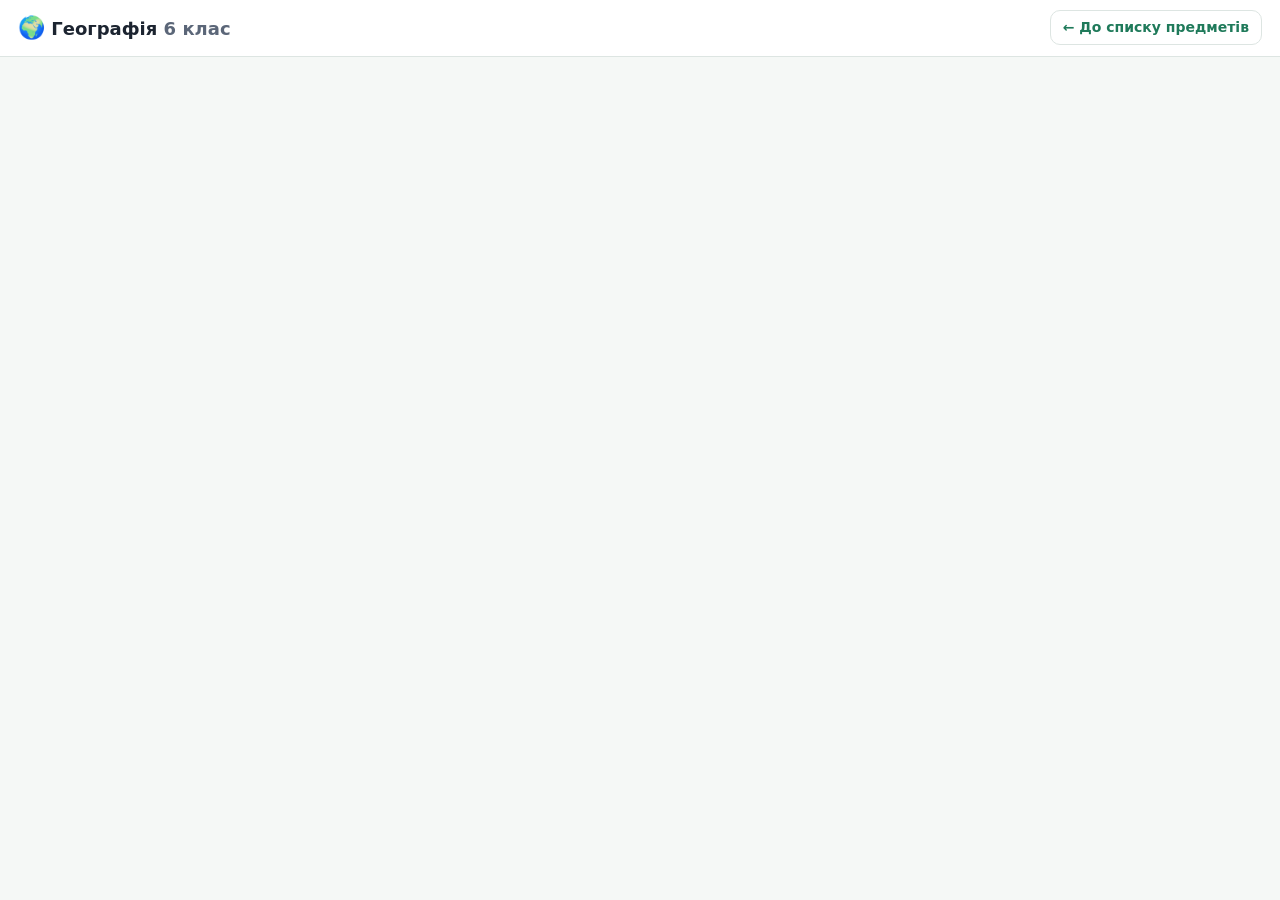
<file: index.html>
<!doctype html>
<html lang="uk">
<head>
  <meta charset="utf-8">
  <!-- Корінь репозиторію = корінь GitHub Pages, а сам конспект лежить у course/.
       Редирект працює і за посиланням, і подвійним кліком по файлу. -->
  <meta http-equiv="refresh" content="0; url=course/index.html">
  <title>Географія 6 клас</title>
  <!-- Іконка вшита в сторінку: інакше браузер сам піде по /favicon.ico і зловить 404. -->
  <link rel="icon" href="data:image/svg+xml,%3Csvg xmlns='http://www.w3.org/2000/svg' viewBox='0 0 100 100'%3E%3Ctext y='.92em' font-size='92'%3E%F0%9F%8C%8D%3C/text%3E%3C/svg%3E">
</head>
<body>
  <a href="course/index.html">Відкрити конспект</a>
</body>
</html>
</file>
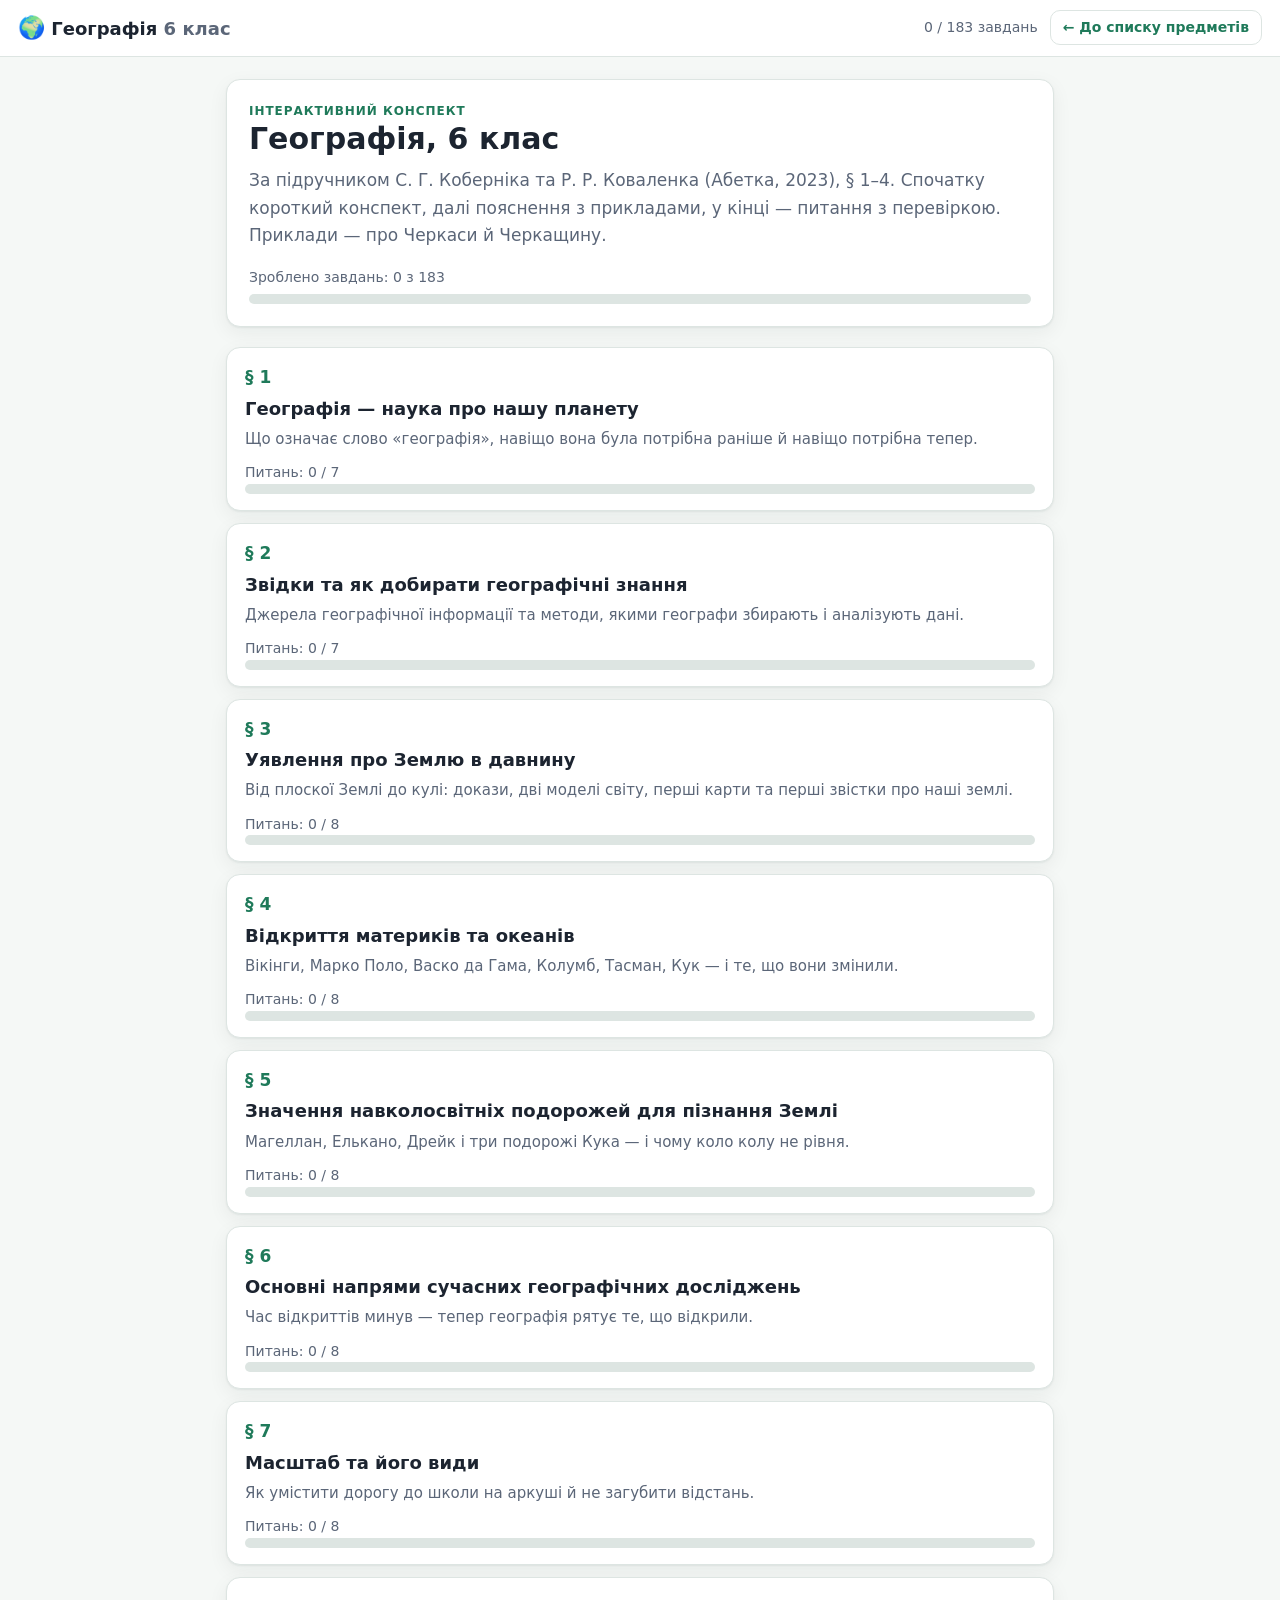
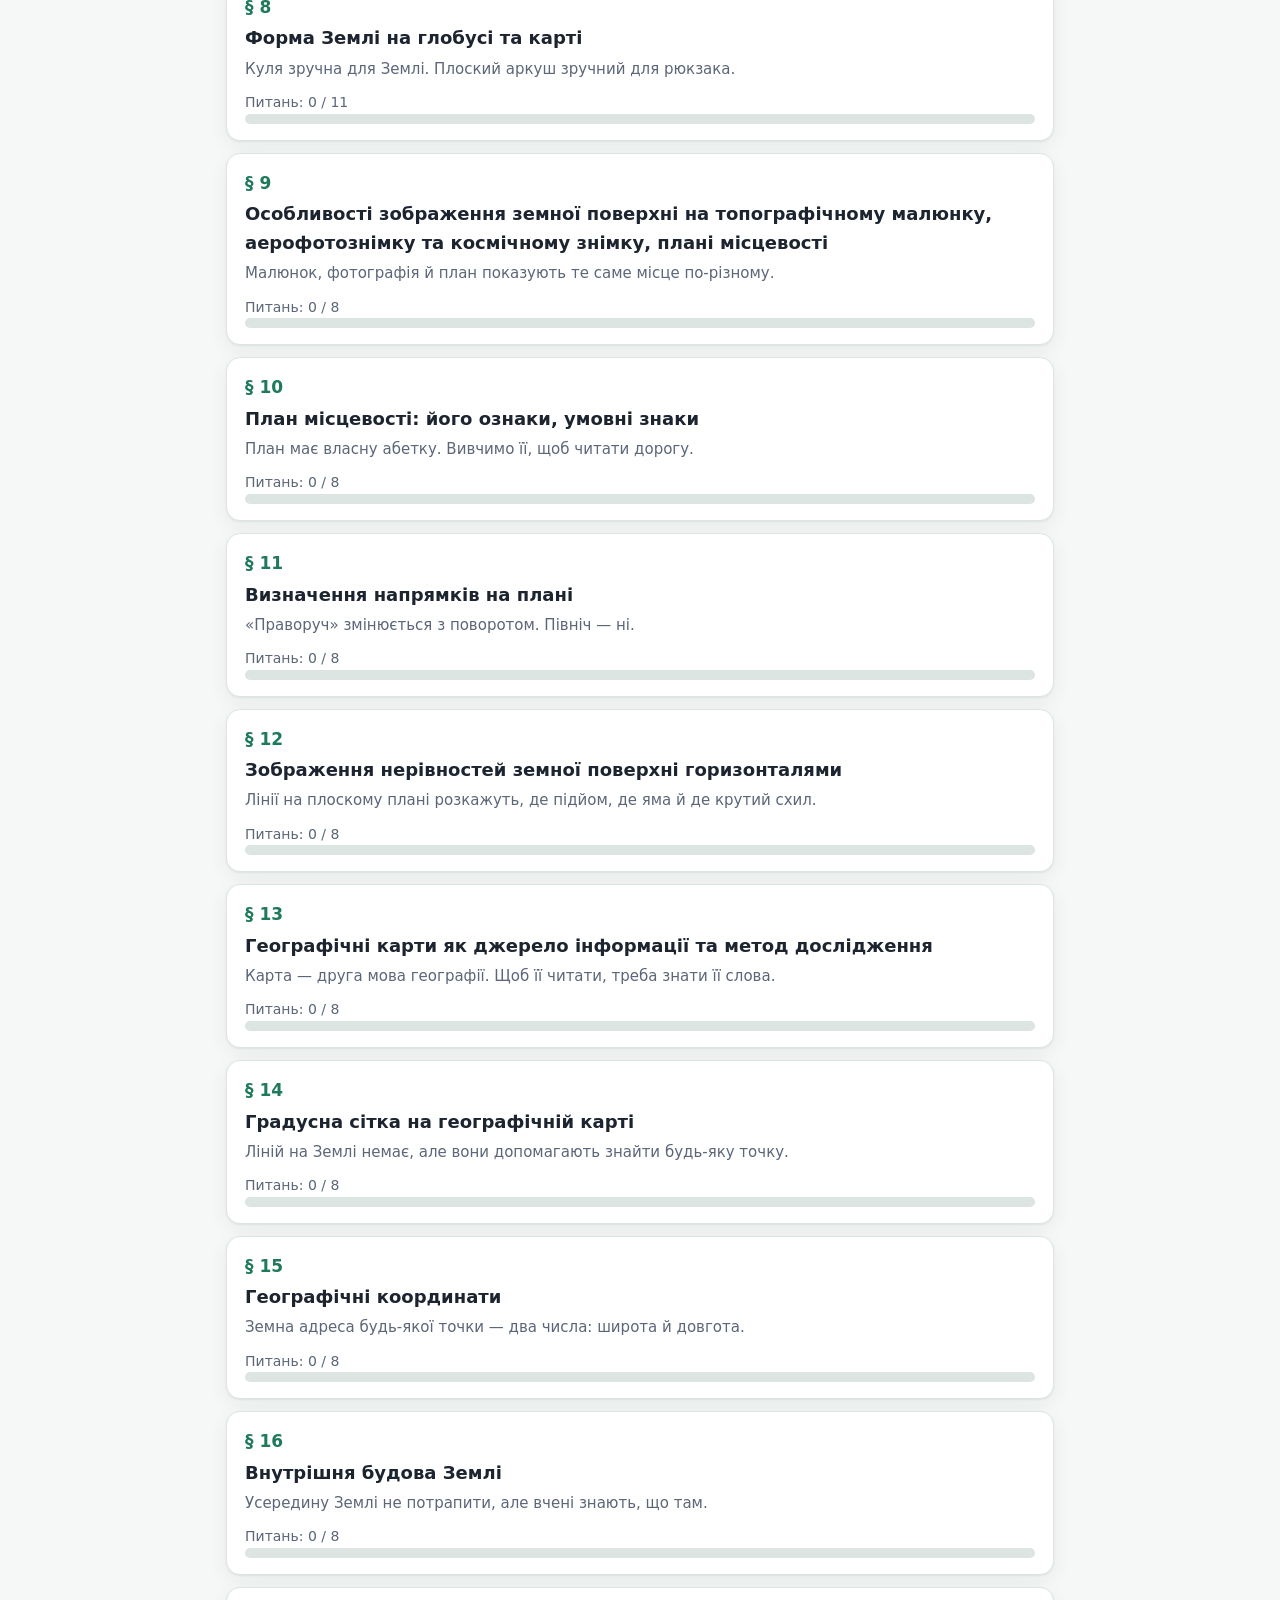
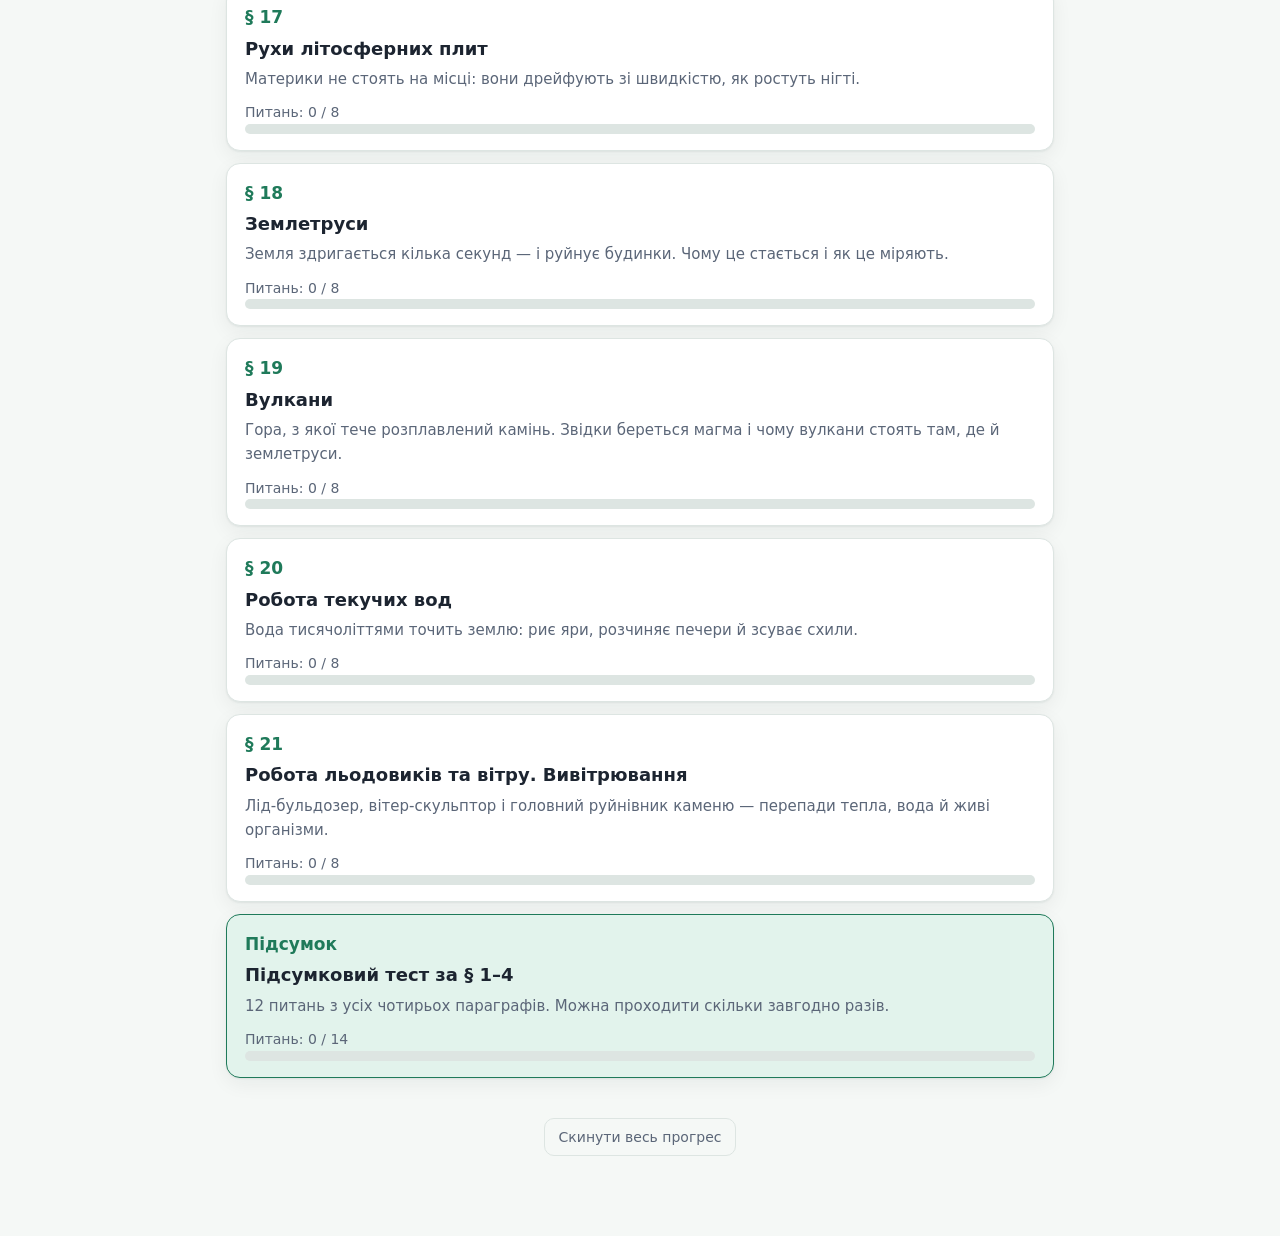
<file: course/index.html>
<!doctype html>
<html lang="uk">
<head>
  <meta charset="utf-8">
  <meta name="viewport" content="width=device-width, initial-scale=1">
  <title>Географія 6 клас</title>
  <!-- Іконка вшита в сторінку: інакше браузер сам піде по /favicon.ico і зловить 404. -->
  <link rel="icon" href="data:image/svg+xml,%3Csvg xmlns='http://www.w3.org/2000/svg' viewBox='0 0 100 100'%3E%3Ctext y='.92em' font-size='92'%3E%F0%9F%8C%8D%3C/text%3E%3C/svg%3E">
  <link rel="stylesheet" href="css/app.css">
</head>
<body>
  <header class="topbar">
    <a class="brand" href="#/"><span class="globe">🌍</span> Географія <span>6 клас</span></a>
    <span class="spacer"></span>
    <span class="bar-label" id="progressMini"></span>
    <!-- Усі курси Лізи зібрані на liza-school.github.io. Посилання абсолютне,
         щоб працювало і онлайн, і з file:// при подвійному кліку. -->
    <a class="subjects-link" href="https://liza-school.github.io/" title="До списку предметів">← <span class="full">До списку предметів</span><span class="short">Предмети</span></a>
  </header>

  <main id="app"></main>

  <script src="js/engine.js"></script>
  <script src="js/lessons/p01.js"></script>
  <script src="js/lessons/p02.js"></script>
  <script src="js/lessons/p03.js"></script>
  <script src="js/lessons/p04.js"></script>
  <script src="js/lessons/p05.js"></script>
  <script src="js/lessons/p06.js"></script>
  <script src="js/lessons/p07.js"></script>
  <script src="js/lessons/p08.js"></script>
  <script src="js/lessons/p09.js"></script>
  <script src="js/lessons/p10.js"></script>
  <script src="js/lessons/p11.js"></script>
  <script src="js/lessons/p12.js"></script>
  <script src="js/lessons/p13.js"></script>
  <script src="js/lessons/p14.js"></script>
  <script src="js/lessons/p15.js"></script>
  <script src="js/lessons/p16.js"></script>
  <script src="js/lessons/p17.js"></script>
  <script src="js/lessons/p18.js"></script>
  <script src="js/lessons/p19.js"></script>
  <script src="js/lessons/p20.js"></script>
  <script src="js/lessons/p21.js"></script>
  <script src="js/lessons/test.js"></script>
  <script>COURSE.start();</script>
</body>
</html>
</file>
<file: course/css/app.css>
/* Географія 6 клас — інтерактивний конспект. Оформлення. */

:root {
  --bg: #f5f8f6;
  --bg-soft: #ffffff;
  --text: #1c2430;
  --text-dim: #5b6678;
  --border: #dde5e2;
  --accent: #1f7a5a;
  --accent-soft: #e2f3ec;
  --green: #1e9e63;
  --green-soft: #e3f7ec;
  --red: #d64545;
  --red-soft: #fdeaea;
  --yellow: #b8860b;
  --yellow-soft: #fdf5dd;
  --blue: #2f6df6;
  --blue-soft: #e8efff;
  --local: #a8562b;
  --local-soft: #fbeee5;
  --game: #7b4fd8;
  --game-soft: #f0eaff;
  --potter: #8e2f4f;
  --potter-soft: #fdeaf0;
  --horse: #8a6d1f;
  --horse-soft: #f8f1d8;
  --onepiece: #e8640f;
  --onepiece-soft: #fff0e2;
  --radius: 14px;
  --shadow: 0 1px 2px rgba(20, 35, 30, .06), 0 6px 20px rgba(20, 35, 30, .06);
  --sans: "Segoe UI", Inter, system-ui, -apple-system, Roboto, sans-serif;
}

@media (prefers-color-scheme: dark) {
  :root {
    --bg: #141a19;
    --bg-soft: #1b2322;
    --text: #e8eeea;
    --text-dim: #a2aeb0;
    --border: #2b3533;
    --accent: #5cc79c;
    --accent-soft: #17302a;
    --green: #4bd18b;
    --green-soft: #16301f;
    --red: #ff7a7a;
    --red-soft: #331a1c;
    --yellow: #e3bb4c;
    --yellow-soft: #302a16;
    --blue: #6f9bff;
    --blue-soft: #1c2740;
    --local: #e0a271;
    --local-soft: #2b1e15;
    --game: #b699ff;
    --game-soft: #241d3c;
    --potter: #f09ab8;
    --potter-soft: #2e1420;
    --horse: #d8bb63;
    --horse-soft: #2a2415;
    --onepiece: #ff9e4d;
    --onepiece-soft: #2e1c0d;
    --shadow: 0 1px 2px rgba(0, 0, 0, .3), 0 8px 24px rgba(0, 0, 0, .35);
  }
}

* { box-sizing: border-box; }

body {
  margin: 0;
  background: var(--bg);
  color: var(--text);
  font: 17px/1.62 var(--sans);
}

a { color: var(--accent); }

.topbar {
  position: sticky;
  top: 0;
  z-index: 5;
  display: flex;
  align-items: center;
  gap: 12px;
  padding: 10px 18px;
  background: var(--bg-soft);
  border-bottom: 1px solid var(--border);
}

.brand {
  font-weight: 700;
  text-decoration: none;
  color: var(--text);
  font-size: 18px;
}

.brand span { color: var(--text-dim); font-weight: 600; }
.brand .globe { font-size: 22px; }
.spacer { flex: 1; }
.bar-label { color: var(--text-dim); font-size: 14px; }

/* Кнопка «До списку предметів» у шапці. На вузькому екрані — коротший підпис. */
.subjects-link {
  font-size: 14px;
  font-weight: 600;
  color: var(--accent);
  text-decoration: none;
  white-space: nowrap;
  border: 1px solid var(--border);
  border-radius: 10px;
  padding: 5px 12px;
}

.subjects-link:hover { background: var(--accent-soft); border-color: var(--accent); }
.subjects-link .short { display: none; }

@media (max-width: 620px) {
  /* Бренд — першим рядком, прогрес і кнопка — другим, щоб назва не ламалась на три рядки. */
  .topbar { flex-wrap: wrap; row-gap: 6px; }
  .topbar .brand { flex-basis: 100%; }
  .topbar .spacer { display: none; }
  .subjects-link { margin-left: auto; }
  .subjects-link .full { display: none; }
  .subjects-link .short { display: inline; }
}

main {
  max-width: 860px;
  margin: 0 auto;
  padding: 22px 16px 80px;
}

h1 { font-size: 30px; margin: 0 0 6px; line-height: 1.2; }
h2 { font-size: 23px; margin: 28px 0 10px; }
h3 { font-size: 19px; margin: 18px 0 8px; }
p { margin: 10px 0; }
ul, ol { margin: 10px 0; padding-left: 24px; }
li { margin: 4px 0; }

.kicker {
  text-transform: uppercase;
  letter-spacing: .08em;
  font-size: 12px;
  font-weight: 700;
  color: var(--accent);
}

.lead { color: var(--text-dim); }

.hero {
  background: var(--bg-soft);
  border: 1px solid var(--border);
  border-radius: var(--radius);
  padding: 22px;
  box-shadow: var(--shadow);
}

.bar {
  position: relative;
  height: 10px;
  border-radius: 999px;
  background: var(--border);
  overflow: hidden;
}

.bar i {
  position: absolute;
  inset: 0 auto 0 0;
  background: var(--accent);
  border-radius: 999px;
  transition: width .3s;
}

.overall { margin-top: 16px; }
.overall .bar-label { display: block; margin-bottom: 6px; }

.cards { display: grid; gap: 12px; margin-top: 20px; }

.card {
  display: block;
  text-decoration: none;
  color: inherit;
  background: var(--bg-soft);
  border: 1px solid var(--border);
  border-radius: var(--radius);
  padding: 16px 18px;
  box-shadow: var(--shadow);
}

.card:hover { border-color: var(--accent); }
.card .num { color: var(--accent); font-weight: 700; }
.card .title { font-weight: 700; font-size: 18px; margin: 2px 0 4px; }
.card .sub { color: var(--text-dim); font-size: 15px; }
.card .stat { color: var(--text-dim); font-size: 14px; margin-top: 10px; }
.card.exam { border-color: var(--accent); background: var(--accent-soft); }

.goals {
  background: var(--accent-soft);
  border-radius: var(--radius);
  padding: 12px 18px;
  margin: 16px 0;
}

.goals b { display: block; margin-bottom: 4px; }

.block {
  background: var(--bg-soft);
  border: 1px solid var(--border);
  border-radius: var(--radius);
  padding: 4px 18px 14px;
  margin: 16px 0;
  box-shadow: var(--shadow);
}

.block.plain { background: none; border: none; box-shadow: none; padding: 0 2px; }

.block-head {
  display: flex;
  align-items: center;
  gap: 10px;
  padding: 12px 0 6px;
  font-weight: 700;
}

.tag {
  font-size: 11px;
  text-transform: uppercase;
  letter-spacing: .06em;
  padding: 3px 8px;
  border-radius: 999px;
  background: var(--accent-soft);
  color: var(--accent);
  font-weight: 700;
}

.done-mark { margin-left: auto; color: var(--green); font-weight: 700; }

.block.note { background: var(--yellow-soft); border-color: var(--yellow); }
.block.note .tag { background: var(--yellow); color: #fff; }
.block.cherkasy { background: var(--local-soft); border-color: var(--local); }
.block.cherkasy .tag { background: var(--local); color: #fff; }
.block.ukraine { background: var(--blue-soft); border-color: var(--blue); }
.block.ukraine .tag { background: var(--blue); color: #fff; }
.block.life { background: var(--green-soft); border-color: var(--green); }
.block.life .tag { background: var(--green); color: #fff; }
.block.game { background: var(--game-soft); border-color: var(--game); }
.block.game .tag { background: var(--game); color: #fff; }
.block.potter { background: var(--potter-soft); border-color: var(--potter); }
.block.potter .tag { background: var(--potter); color: #fff; }
.block.horse { background: var(--horse-soft); border-color: var(--horse); }
.block.horse .tag { background: var(--horse); color: #fff; }
/* Репліка про One Piece вплетена прямо в речення підручника — не окрема картка,
   а легка інлайн-підсвітка: факт і аніме переплітаються в одному абзаці. */
.op { background: var(--onepiece-soft); box-shadow: inset 0 -2px 0 var(--onepiece); border-radius: 3px; padding: 0 .15em; }
.block.errata { background: var(--red-soft); border-color: var(--red); }
.block.errata .tag { background: var(--red); color: #fff; }

.errata-row { margin: 8px 0; }
.errata-row.book { color: var(--text-dim); }
.errata-row.truth b { color: var(--red); }
.errata-row.say b { color: var(--green); }

.figure { margin: 16px 0; }

.figure img {
  display: block;
  width: 100%;
  height: auto;
  border: 1px solid var(--border);
  border-radius: 10px;
  background: #fff;
}

.figure figcaption {
  color: var(--text-dim);
  font-size: 14px;
  margin-top: 6px;
}

.gallery { display: grid; gap: 12px; margin: 16px 0; }
.gallery .figure { margin: 0; }
.gallery.cols2 { grid-template-columns: repeat(2, 1fr); }
.gallery.cols3 { grid-template-columns: repeat(3, 1fr); }

@media (max-width: 620px) {
  .gallery.cols2,
  .gallery.cols3 { grid-template-columns: 1fr; }
}

.block .figure { margin: 12px 0 4px; }
.block.summary { background: var(--accent-soft); border-color: var(--accent); }

.terms { width: 100%; border-collapse: collapse; margin: 8px 0; }
.terms td { border-top: 1px solid var(--border); padding: 8px 6px; vertical-align: top; }
.terms td:first-child { font-weight: 700; width: 34%; }

/* Перелік Міжнародних років ООН: рік вузькою колонкою, назва — рештою. */
.years { width: 100%; border-collapse: collapse; margin: 8px 0; }
.years td { border-top: 1px solid var(--border); padding: 5px 6px; vertical-align: top; }
.years td:first-child { font-weight: 700; width: 4.5em; color: var(--accent); }

.book-wording {
  display: block;
  margin-top: 4px;
  font-size: 14px;
  font-style: italic;
  color: var(--text-dim);
}

details { margin: 8px 0; }
summary { cursor: pointer; color: var(--accent); font-weight: 600; }

.options { display: grid; gap: 8px; margin: 10px 0; }

.option {
  display: flex;
  align-items: flex-start;
  gap: 10px;
  text-align: left;
  font: inherit;
  color: inherit;
  background: var(--bg);
  border: 1px solid var(--border);
  border-radius: 10px;
  padding: 10px 12px;
  cursor: pointer;
}

.option:hover { border-color: var(--accent); }
.option .letter { font-weight: 700; color: var(--text-dim); }
.option.right { background: var(--green-soft); border-color: var(--green); }
.option.wrong { background: var(--red-soft); border-color: var(--red); }
.option.picked { border-color: var(--accent); background: var(--accent-soft); }
.option.picked .letter { color: var(--accent); }

.chips { display: flex; flex-wrap: wrap; gap: 8px; margin: 10px 0; }

.chip {
  font: inherit;
  color: inherit;
  background: var(--bg);
  border: 1px solid var(--border);
  border-radius: 999px;
  padding: 6px 14px;
  cursor: pointer;
}

.chip:hover { border-color: var(--accent); }
.chip.used { opacity: .35; pointer-events: none; }
.chip.right { background: var(--green-soft); border-color: var(--green); }
.chip.wrong { background: var(--red-soft); border-color: var(--red); }

.slots { display: grid; gap: 6px; margin: 10px 0; }
.slot { border: 1px dashed var(--border); border-radius: 10px; padding: 8px 12px; color: var(--text-dim); }
.slot.filled { border-style: solid; color: var(--text); }

.answer-input {
  font: inherit;
  color: inherit;
  background: var(--bg);
  border: 1px solid var(--border);
  border-radius: 10px;
  padding: 9px 12px;
  width: 100%;
  max-width: 360px;
}

.toolbar { display: flex; flex-wrap: wrap; gap: 8px; margin: 10px 0 4px; }

.btn {
  font: inherit;
  font-weight: 600;
  border: 1px solid var(--accent);
  background: var(--accent);
  color: #fff;
  border-radius: 10px;
  padding: 8px 16px;
  cursor: pointer;
}

.btn.flat { background: none; color: var(--accent); }
.btn:disabled { opacity: .5; cursor: default; }

.ghost-btn {
  font: inherit;
  border: 1px solid var(--border);
  background: none;
  color: var(--text-dim);
  border-radius: 10px;
  padding: 7px 14px;
  cursor: pointer;
  text-decoration: none;
}

.verdict { margin-top: 8px; min-height: 22px; font-size: 16px; }
.verdict.ok { color: var(--green); font-weight: 600; }
.verdict.no { color: var(--red); }

.navrow { display: flex; justify-content: space-between; gap: 12px; margin-top: 30px; }

.score {
  background: var(--bg-soft);
  border: 1px solid var(--border);
  border-radius: var(--radius);
  padding: 14px 18px;
  margin: 18px 0;
  box-shadow: var(--shadow);
}

footer.page-foot { color: var(--text-dim); font-size: 14px; margin-top: 40px; text-align: center; }
</file>
